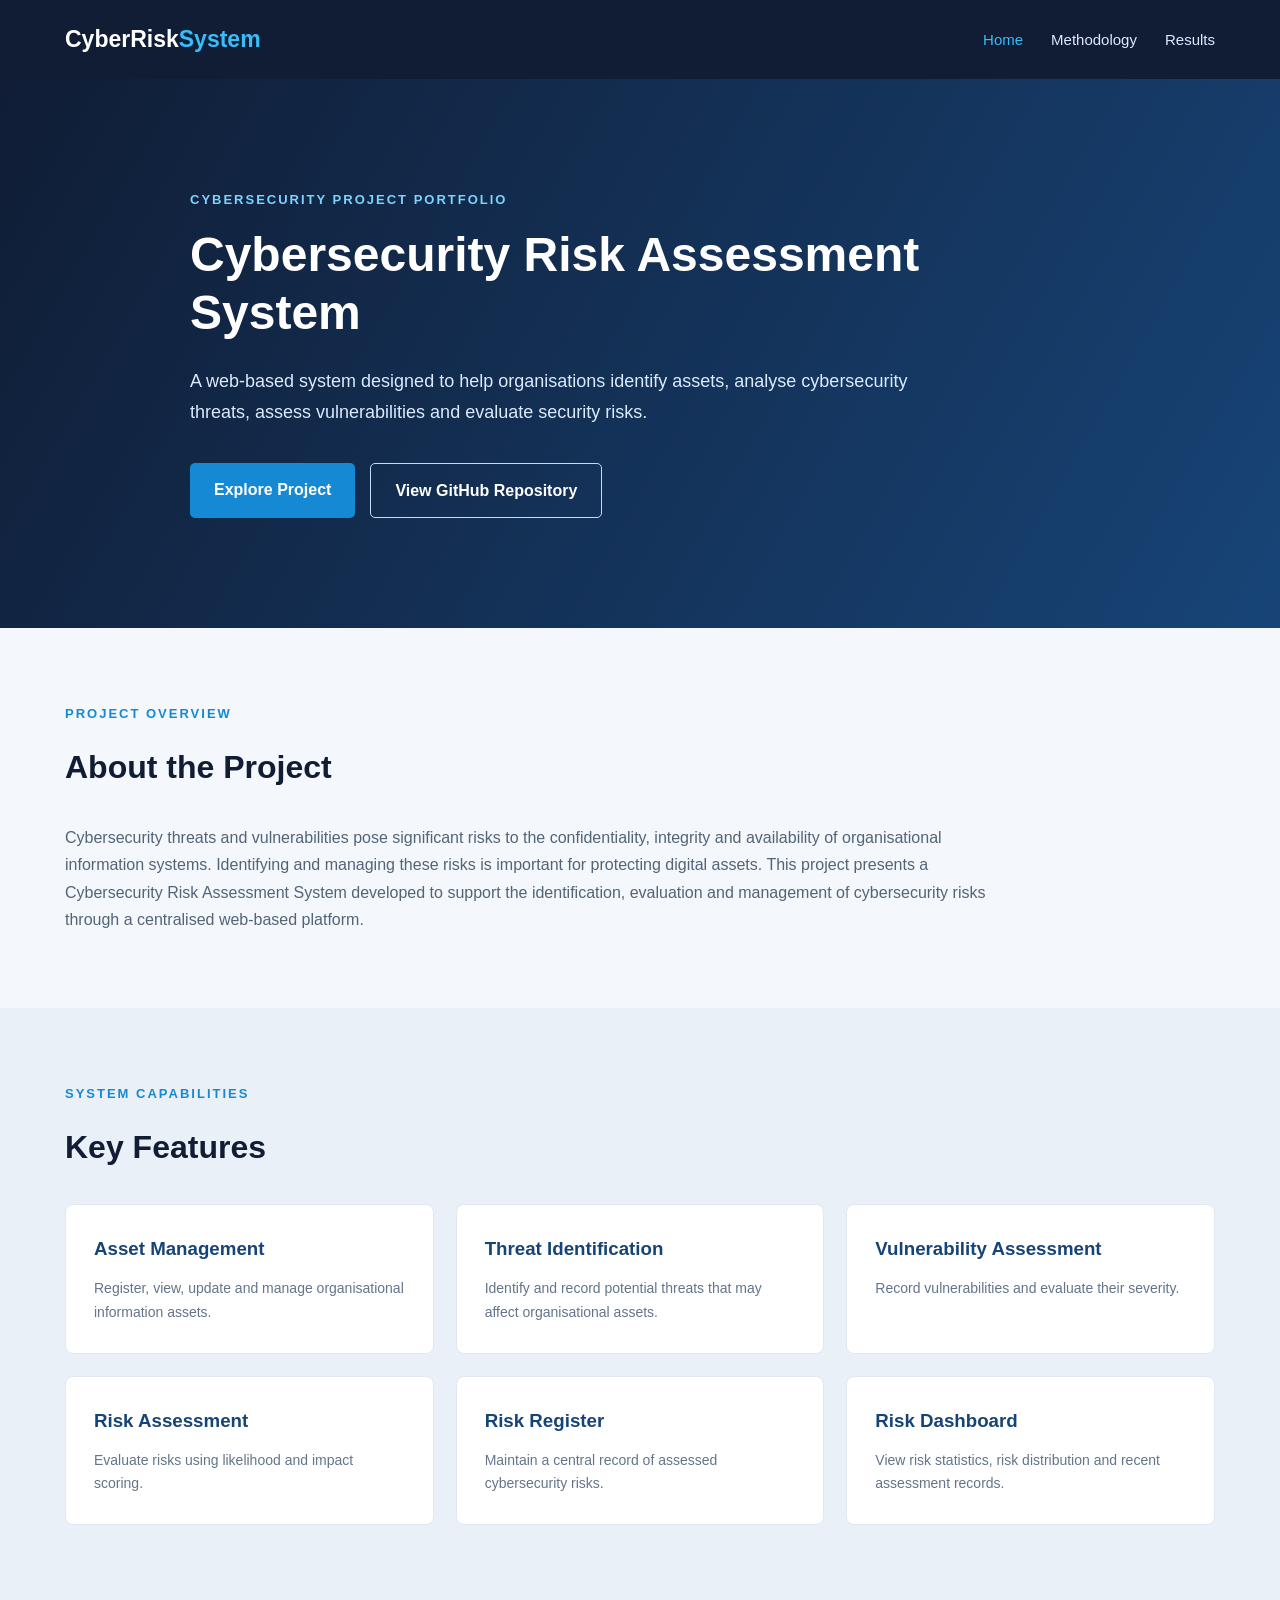
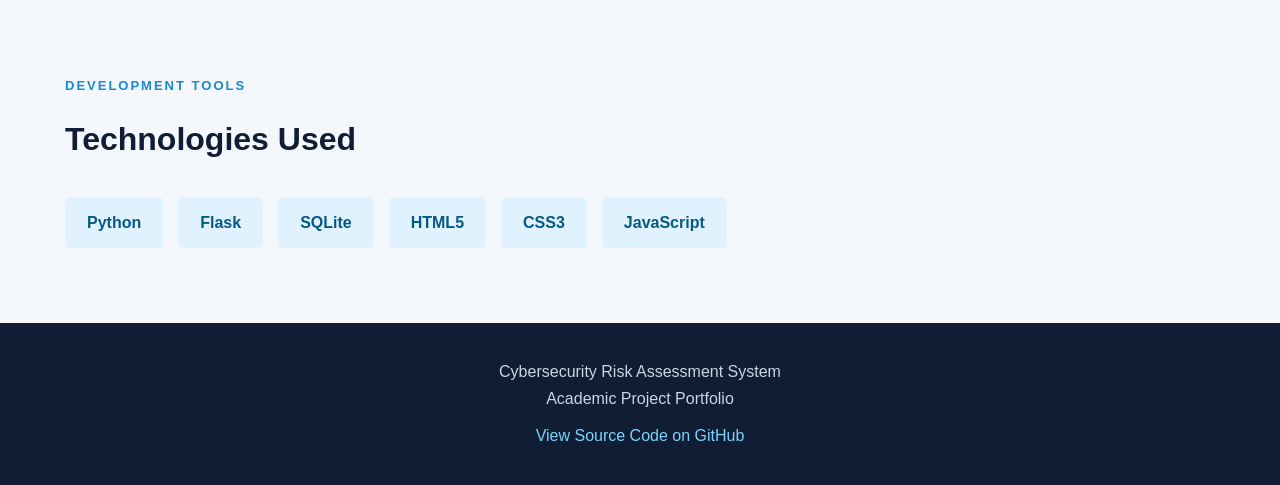
<file: index.html>
<!DOCTYPE html>
<html lang="en">
<head>
    <meta charset="UTF-8">
    <meta name="viewport" content="width=device-width, initial-scale=1.0">

    <title>Cybersecurity Risk Assessment System</title>

    <link rel="stylesheet" href="portfolio.css">
</head>

<body>

<header class="navbar">
    <div class="container nav-content">
        <h2>CyberRisk<span>System</span></h2>

        <nav>
            <a href="index.html" class="active">Home</a>
            <a href="methodology.html">Methodology</a>
            <a href="results.html">Results</a>
        </nav>
    </div>
</header>

<section class="hero">
    <div class="container hero-content">

        <p class="tagline">CYBERSECURITY PROJECT PORTFOLIO</p>

        <h1>Cybersecurity Risk Assessment System</h1>

        <p class="hero-description">
            A web-based system designed to help organisations
            identify assets, analyse cybersecurity threats,
            assess vulnerabilities and evaluate security risks.
        </p>

        <div class="hero-buttons">
            <a href="methodology.html" class="btn primary">
                Explore Project
            </a>

            <a href="https://github.com/yamikanichanza40-gif/cybersecurity-risk-assessment-system"
               class="btn secondary" target="_blank">
                View GitHub Repository
            </a>
        </div>

    </div>
</section>

<section class="section">
    <div class="container">

        <div class="section-heading">
            <p class="tagline">PROJECT OVERVIEW</p>
            <h2>About the Project</h2>
        </div>

        <p class="overview-text">
            Cybersecurity threats and vulnerabilities pose
            significant risks to the confidentiality, integrity
            and availability of organisational information
            systems. Identifying and managing these risks is
            important for protecting digital assets.

            This project presents a Cybersecurity Risk Assessment
            System developed to support the identification,
            evaluation and management of cybersecurity risks
            through a centralised web-based platform.
        </p>

    </div>
</section>

<section class="section features-section">
    <div class="container">

        <div class="section-heading">
            <p class="tagline">SYSTEM CAPABILITIES</p>
            <h2>Key Features</h2>
        </div>

        <div class="feature-grid">

            <div class="feature-card">
                <h3>Asset Management</h3>
                <p>
                    Register, view, update and manage
                    organisational information assets.
                </p>
            </div>

            <div class="feature-card">
                <h3>Threat Identification</h3>
                <p>
                    Identify and record potential threats
                    that may affect organisational assets.
                </p>
            </div>

            <div class="feature-card">
                <h3>Vulnerability Assessment</h3>
                <p>
                    Record vulnerabilities and evaluate
                    their severity.
                </p>
            </div>

            <div class="feature-card">
                <h3>Risk Assessment</h3>
                <p>
                    Evaluate risks using likelihood and
                    impact scoring.
                </p>
            </div>

            <div class="feature-card">
                <h3>Risk Register</h3>
                <p>
                    Maintain a central record of assessed
                    cybersecurity risks.
                </p>
            </div>

            <div class="feature-card">
                <h3>Risk Dashboard</h3>
                <p>
                    View risk statistics, risk distribution
                    and recent assessment records.
                </p>
            </div>

        </div>
    </div>
</section>

<section class="section technology-section">
    <div class="container">

        <div class="section-heading">
            <p class="tagline">DEVELOPMENT TOOLS</p>
            <h2>Technologies Used</h2>
        </div>

        <div class="technology-list">
            <span>Python</span>
            <span>Flask</span>
            <span>SQLite</span>
            <span>HTML5</span>
            <span>CSS3</span>
            <span>JavaScript</span>
        </div>

    </div>
</section>

<footer>
    <div class="container">
        <p>Cybersecurity Risk Assessment System</p>
        <p>Academic Project Portfolio</p>

        <a href="https://github.com/yamikanichanza40-gif/cybersecurity-risk-assessment-system"
           target="_blank">
            View Source Code on GitHub
        </a>
    </div>
</footer>

</body>
</html>
</file>
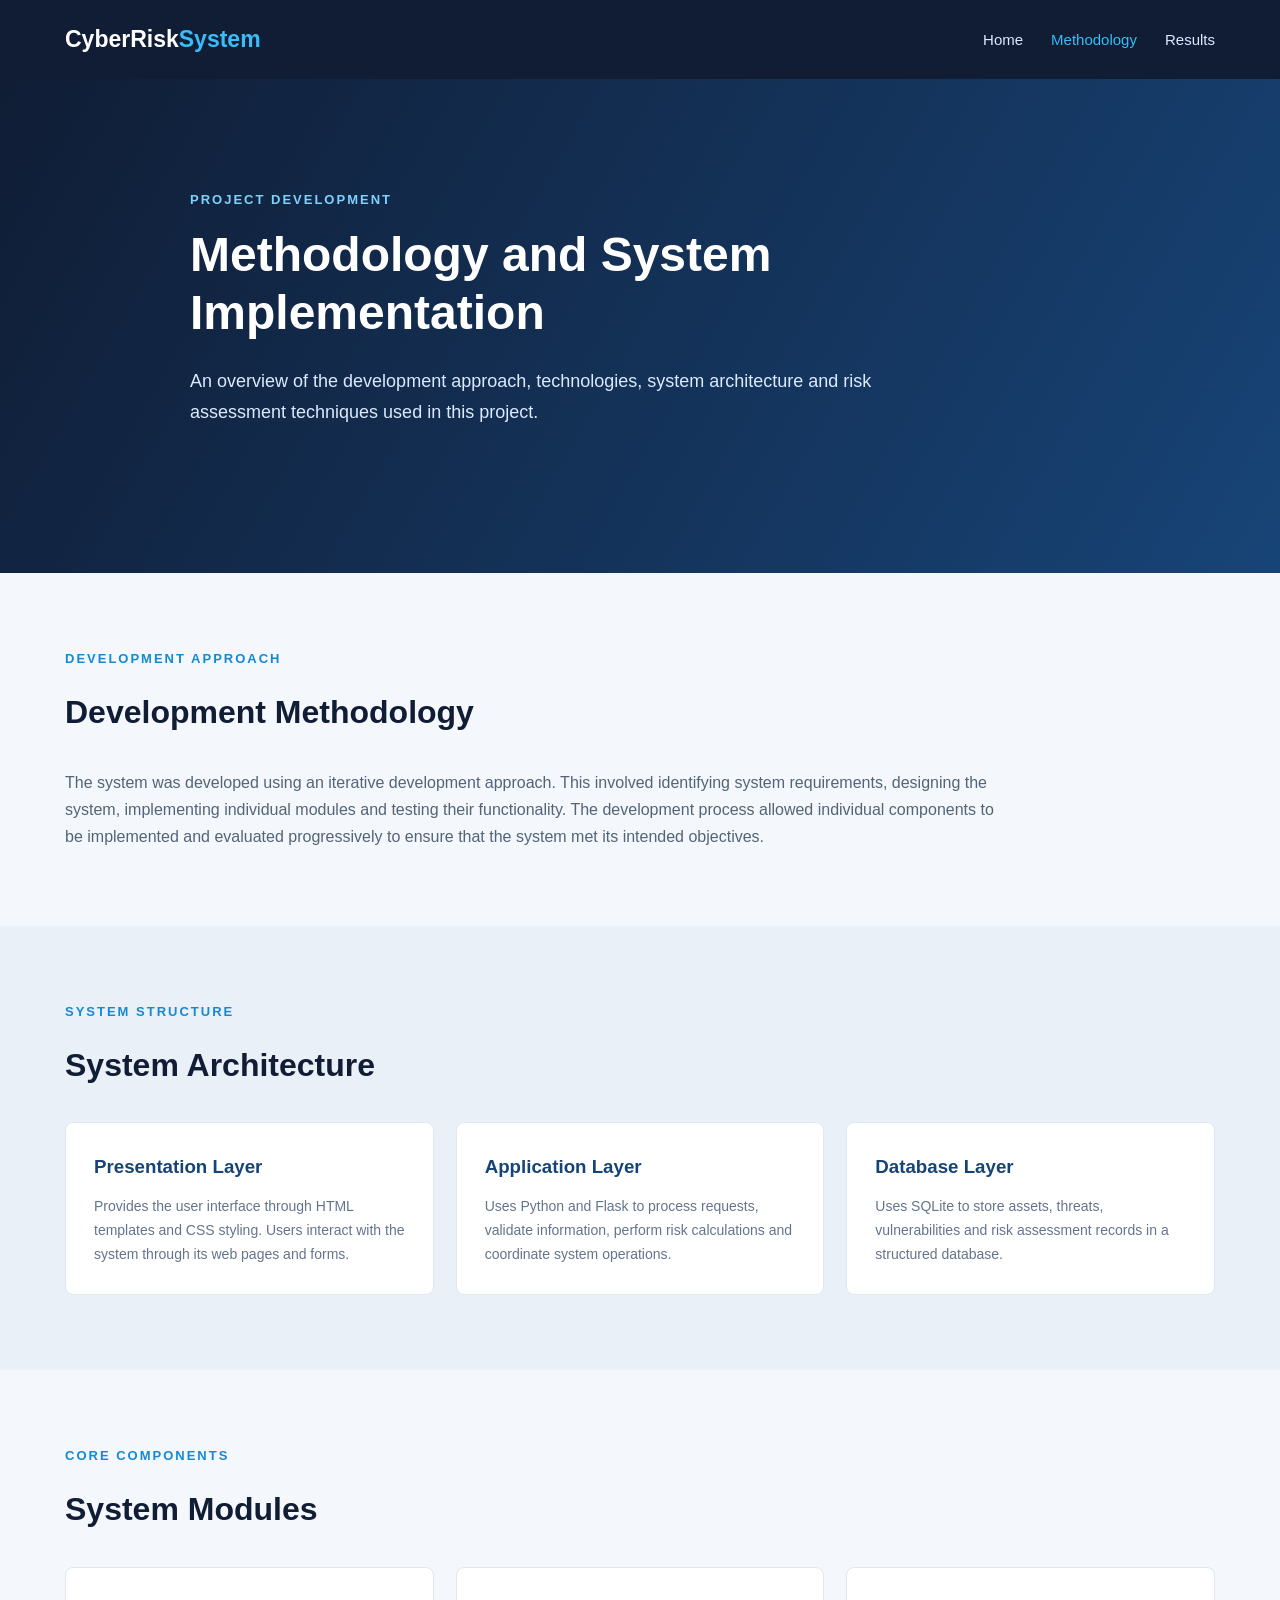
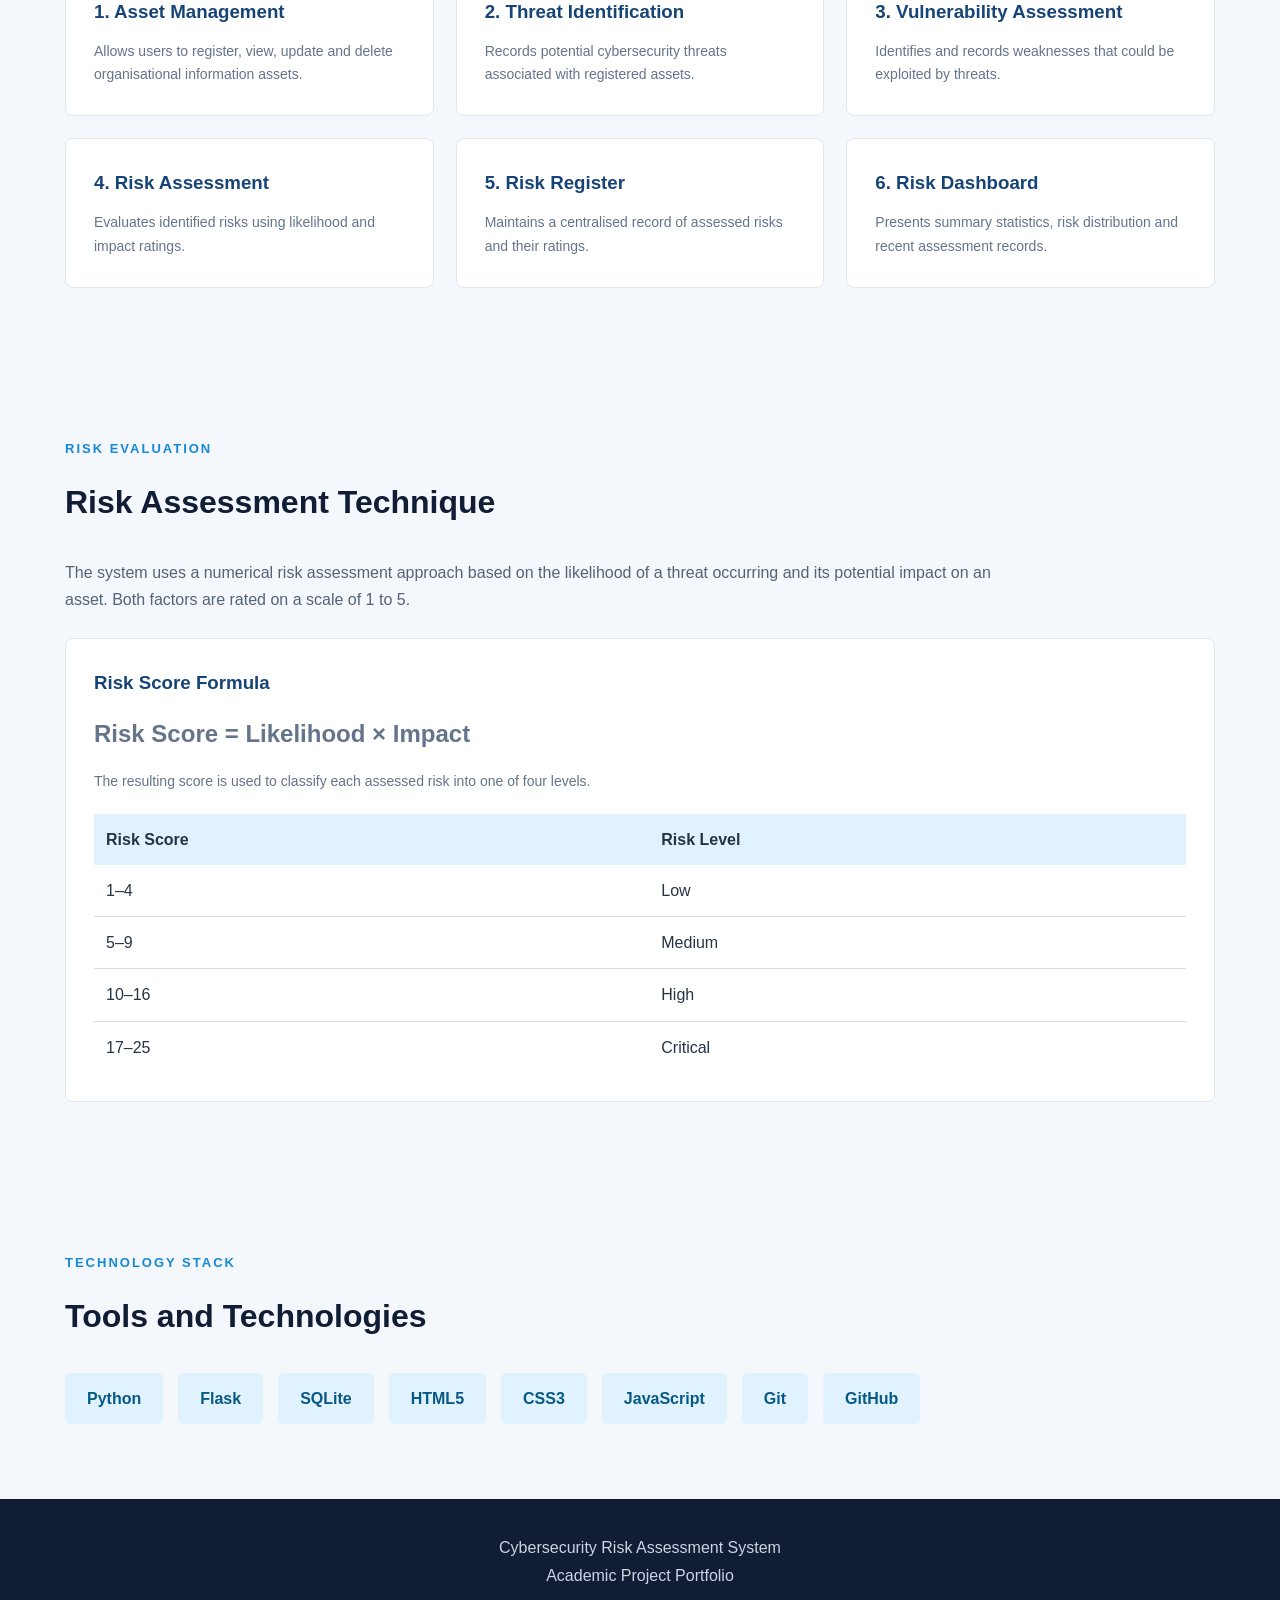
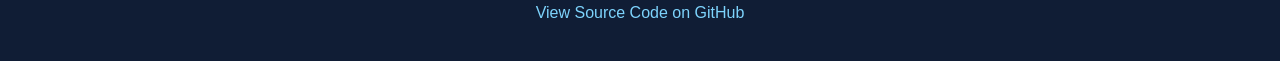
<file: methodology.html>
<!DOCTYPE html>
<html lang="en">
<head>
    <meta charset="UTF-8">
    <meta name="viewport" content="width=device-width, initial-scale=1.0">

    <title>Methodology | Cybersecurity Risk Assessment System</title>

    <link rel="stylesheet" href="portfolio.css">
</head>

<body>

<header class="navbar">
    <div class="container nav-content">
        <h2>CyberRisk<span>System</span></h2>

        <nav>
            <a href="index.html">Home</a>
            <a href="methodology.html" class="active">Methodology</a>
            <a href="results.html">Results</a>
        </nav>
    </div>
</header>

<section class="hero">
    <div class="container hero-content">

        <p class="tagline">PROJECT DEVELOPMENT</p>

        <h1>Methodology and System Implementation</h1>

        <p class="hero-description">
            An overview of the development approach,
            technologies, system architecture and risk
            assessment techniques used in this project.
        </p>

    </div>
</section>

<section class="section">
    <div class="container">

        <div class="section-heading">
            <p class="tagline">DEVELOPMENT APPROACH</p>
            <h2>Development Methodology</h2>
        </div>

        <p class="overview-text">
            The system was developed using an iterative
            development approach. This involved identifying
            system requirements, designing the system,
            implementing individual modules and testing
            their functionality.

            The development process allowed individual
            components to be implemented and evaluated
            progressively to ensure that the system met
            its intended objectives.
        </p>

    </div>
</section>

<section class="section features-section">
    <div class="container">

        <div class="section-heading">
            <p class="tagline">SYSTEM STRUCTURE</p>
            <h2>System Architecture</h2>
        </div>

        <div class="feature-grid">

            <div class="feature-card">
                <h3>Presentation Layer</h3>
                <p>
                    Provides the user interface through
                    HTML templates and CSS styling.
                    Users interact with the system through
                    its web pages and forms.
                </p>
            </div>

            <div class="feature-card">
                <h3>Application Layer</h3>
                <p>
                    Uses Python and Flask to process
                    requests, validate information,
                    perform risk calculations and
                    coordinate system operations.
                </p>
            </div>

            <div class="feature-card">
                <h3>Database Layer</h3>
                <p>
                    Uses SQLite to store assets, threats,
                    vulnerabilities and risk assessment
                    records in a structured database.
                </p>
            </div>

        </div>
    </div>
</section>

<section class="section">
    <div class="container">

        <div class="section-heading">
            <p class="tagline">CORE COMPONENTS</p>
            <h2>System Modules</h2>
        </div>

        <div class="feature-grid">

            <div class="feature-card">
                <h3>1. Asset Management</h3>
                <p>
                    Allows users to register, view,
                    update and delete organisational
                    information assets.
                </p>
            </div>

            <div class="feature-card">
                <h3>2. Threat Identification</h3>
                <p>
                    Records potential cybersecurity
                    threats associated with registered
                    assets.
                </p>
            </div>

            <div class="feature-card">
                <h3>3. Vulnerability Assessment</h3>
                <p>
                    Identifies and records weaknesses
                    that could be exploited by threats.
                </p>
            </div>

            <div class="feature-card">
                <h3>4. Risk Assessment</h3>
                <p>
                    Evaluates identified risks using
                    likelihood and impact ratings.
                </p>
            </div>

            <div class="feature-card">
                <h3>5. Risk Register</h3>
                <p>
                    Maintains a centralised record of
                    assessed risks and their ratings.
                </p>
            </div>

            <div class="feature-card">
                <h3>6. Risk Dashboard</h3>
                <p>
                    Presents summary statistics,
                    risk distribution and recent
                    assessment records.
                </p>
            </div>

        </div>
    </div>
</section>

<section class="section technology-section">
    <div class="container">

        <div class="section-heading">
            <p class="tagline">RISK EVALUATION</p>
            <h2>Risk Assessment Technique</h2>
        </div>

        <p class="overview-text">
            The system uses a numerical risk assessment
            approach based on the likelihood of a threat
            occurring and its potential impact on an asset.
            Both factors are rated on a scale of 1 to 5.
        </p>

        <div class="feature-card" style="margin-top: 25px;">

            <h3>Risk Score Formula</h3>

            <p style="font-size: 24px; margin: 15px 0;">
                <strong>Risk Score = Likelihood × Impact</strong>
            </p>

            <p>
                The resulting score is used to classify
                each assessed risk into one of four levels.
            </p>

            <table style="width:100%; margin-top:20px; border-collapse:collapse; text-align:left;">
                <thead>
                    <tr style="background:#e0f2fe;">
                        <th style="padding:12px;">Risk Score</th>
                        <th style="padding:12px;">Risk Level</th>
                    </tr>
                </thead>

                <tbody>
                    <tr>
                        <td style="padding:12px; border-bottom:1px solid #ddd;">1–4</td>
                        <td style="padding:12px; border-bottom:1px solid #ddd;">Low</td>
                    </tr>

                    <tr>
                        <td style="padding:12px; border-bottom:1px solid #ddd;">5–9</td>
                        <td style="padding:12px; border-bottom:1px solid #ddd;">Medium</td>
                    </tr>

                    <tr>
                        <td style="padding:12px; border-bottom:1px solid #ddd;">10–16</td>
                        <td style="padding:12px; border-bottom:1px solid #ddd;">High</td>
                    </tr>

                    <tr>
                        <td style="padding:12px;">17–25</td>
                        <td style="padding:12px;">Critical</td>
                    </tr>
                </tbody>
            </table>

        </div>

    </div>
</section>

<section class="section">
    <div class="container">

        <div class="section-heading">
            <p class="tagline">TECHNOLOGY STACK</p>
            <h2>Tools and Technologies</h2>
        </div>

        <div class="technology-list">
            <span>Python</span>
            <span>Flask</span>
            <span>SQLite</span>
            <span>HTML5</span>
            <span>CSS3</span>
            <span>JavaScript</span>
            <span>Git</span>
            <span>GitHub</span>
        </div>

    </div>
</section>

<footer>
    <div class="container">
        <p>Cybersecurity Risk Assessment System</p>
        <p>Academic Project Portfolio</p>

        <a href="https://github.com/yamikanichanza40-gif/cybersecurity-risk-assessment-system"
           target="_blank">
            View Source Code on GitHub
        </a>
    </div>
</footer>

</body>
</html>
</file>
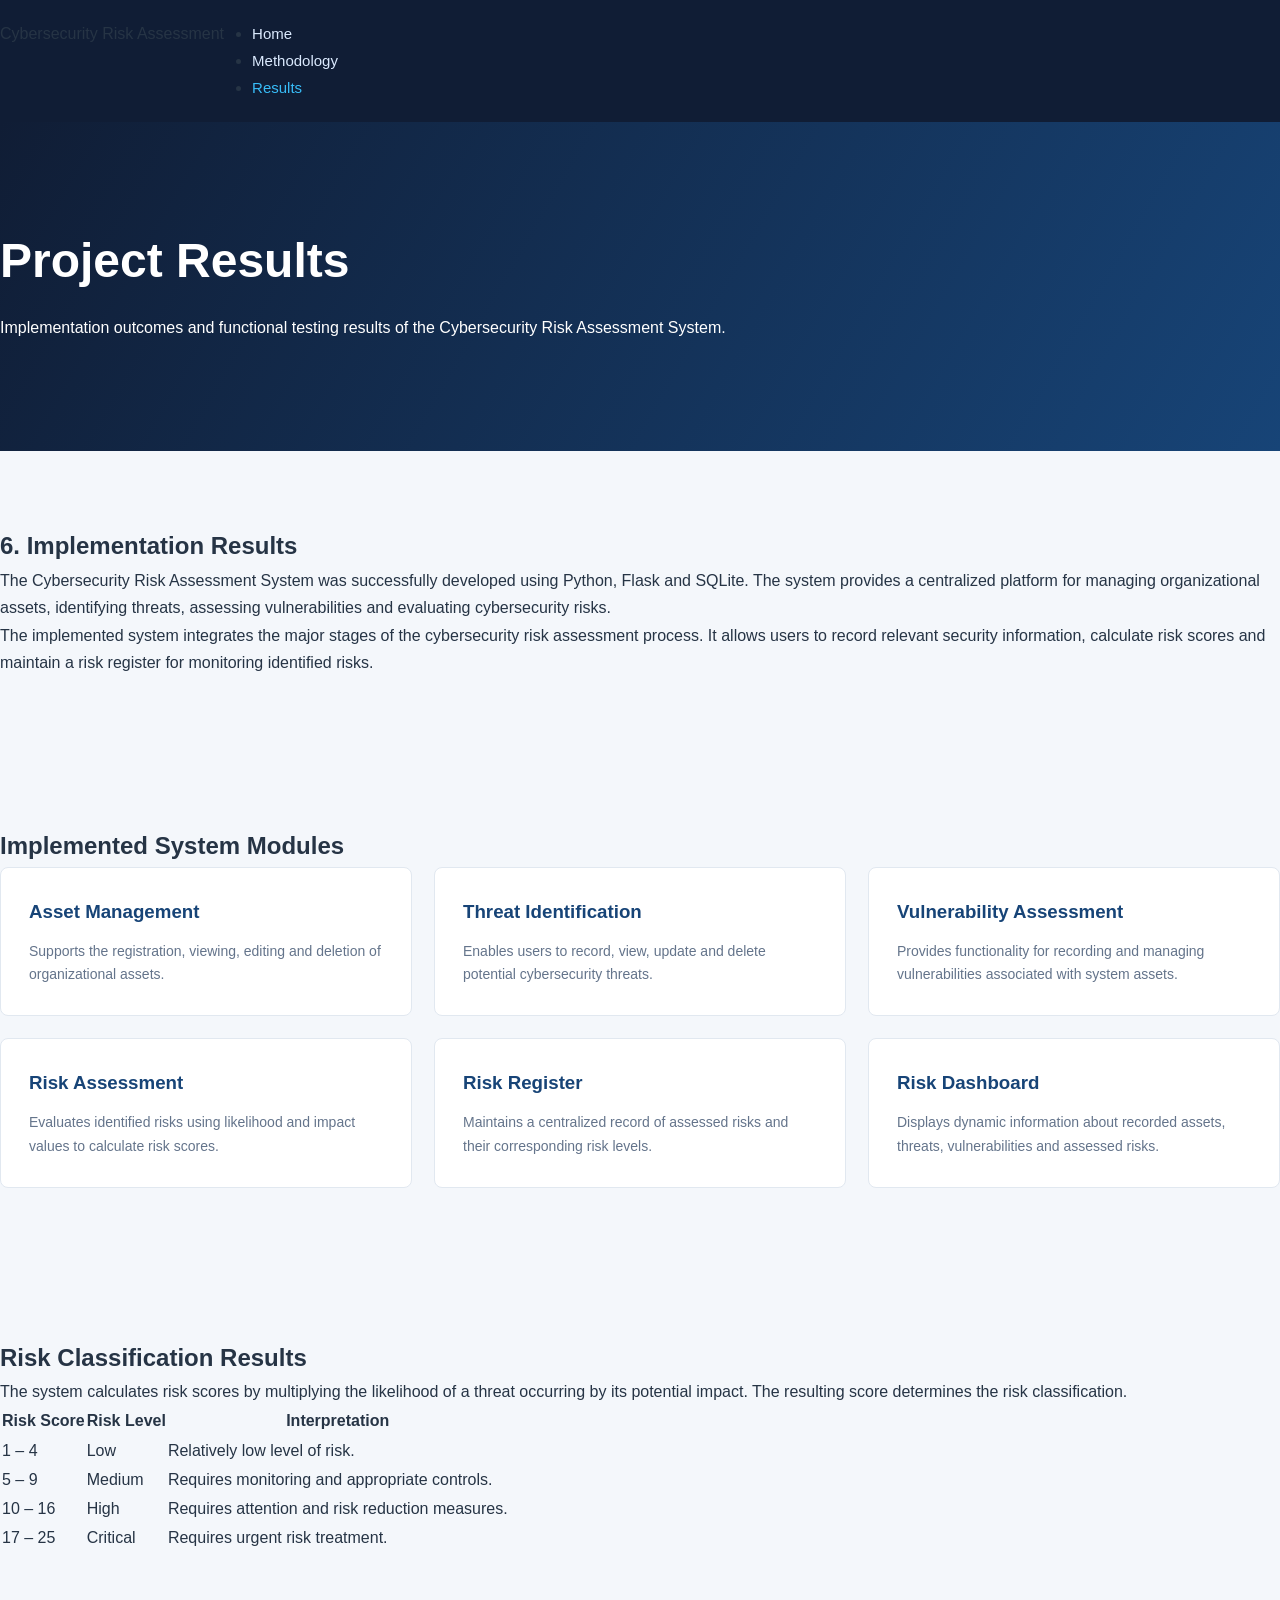
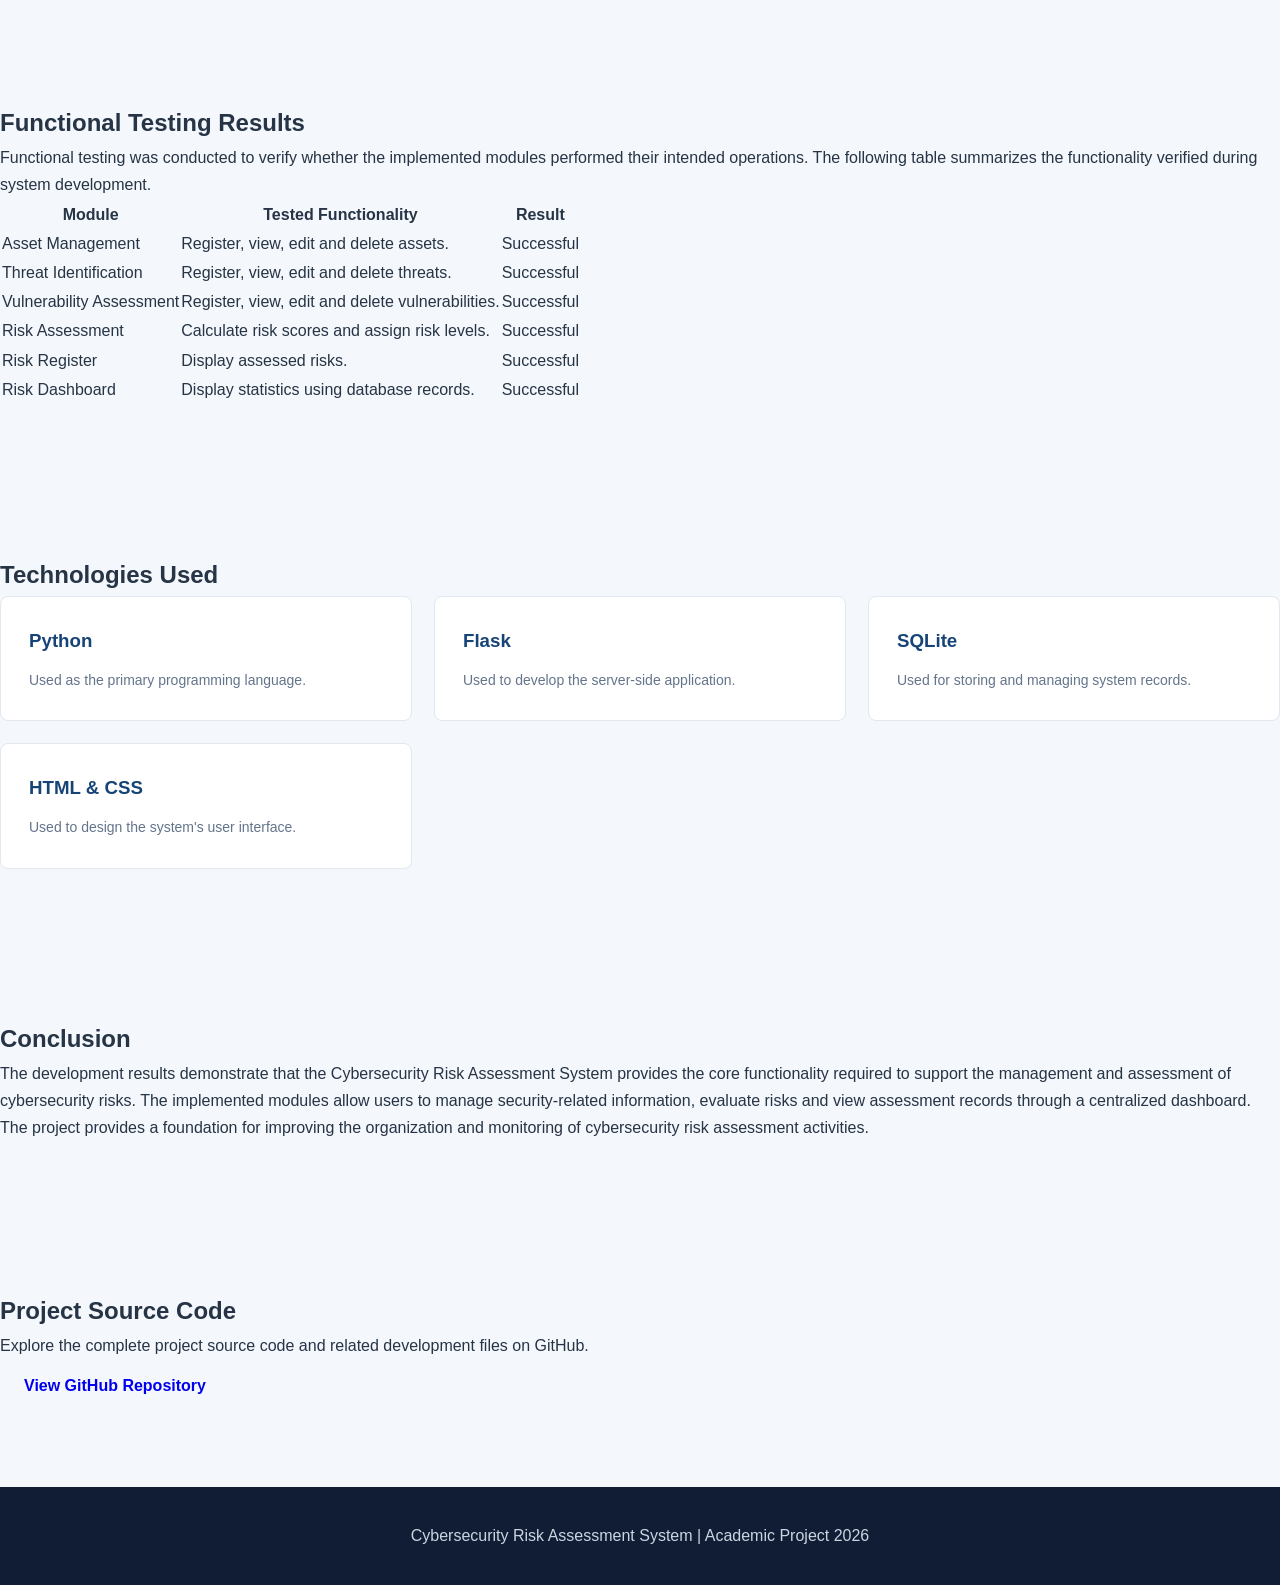
<file: results.html>
<!DOCTYPE html>
<html lang="en">
<head>
    <meta charset="UTF-8">
    <meta name="viewport" content="width=device-width, initial-scale=1.0">

    <title>Results | Cybersecurity Risk Assessment System</title>

    <link rel="stylesheet" href="portfolio.css">
</head>

<body>

    <!-- NAVIGATION -->
    <nav class="navbar">
        <div class="logo">Cybersecurity Risk Assessment</div>

        <ul class="nav-links">
            <li><a href="index.html">Home</a></li>
            <li><a href="methodology.html">Methodology</a></li>
            <li><a href="results.html" class="active">Results</a></li>
        </ul>
    </nav>

    <!-- PAGE HEADER -->
    <header class="hero">
        <div class="hero-content">
            <h1>Project Results</h1>

            <p>
                Implementation outcomes and functional testing results
                of the Cybersecurity Risk Assessment System.
            </p>
        </div>
    </header>

    <!-- IMPLEMENTATION OVERVIEW -->
    <section class="section">
        <h2>6. Implementation Results</h2>

        <p>
            The Cybersecurity Risk Assessment System was successfully
            developed using Python, Flask and SQLite. The system provides
            a centralized platform for managing organizational assets,
            identifying threats, assessing vulnerabilities and evaluating
            cybersecurity risks.
        </p>

        <p>
            The implemented system integrates the major stages of the
            cybersecurity risk assessment process. It allows users to
            record relevant security information, calculate risk scores
            and maintain a risk register for monitoring identified risks.
        </p>
    </section>

    <!-- IMPLEMENTED MODULES -->
    <section class="section">
        <h2>Implemented System Modules</h2>

        <div class="feature-grid">

            <div class="feature-card">
                <h3>Asset Management</h3>
                <p>
                    Supports the registration, viewing, editing and
                    deletion of organizational assets.
                </p>
            </div>

            <div class="feature-card">
                <h3>Threat Identification</h3>
                <p>
                    Enables users to record, view, update and delete
                    potential cybersecurity threats.
                </p>
            </div>

            <div class="feature-card">
                <h3>Vulnerability Assessment</h3>
                <p>
                    Provides functionality for recording and managing
                    vulnerabilities associated with system assets.
                </p>
            </div>

            <div class="feature-card">
                <h3>Risk Assessment</h3>
                <p>
                    Evaluates identified risks using likelihood and
                    impact values to calculate risk scores.
                </p>
            </div>

            <div class="feature-card">
                <h3>Risk Register</h3>
                <p>
                    Maintains a centralized record of assessed risks
                    and their corresponding risk levels.
                </p>
            </div>

            <div class="feature-card">
                <h3>Risk Dashboard</h3>
                <p>
                    Displays dynamic information about recorded assets,
                    threats, vulnerabilities and assessed risks.
                </p>
            </div>

        </div>
    </section>

    <!-- RISK CLASSIFICATION -->
    <section class="section">
        <h2>Risk Classification Results</h2>

        <p>
            The system calculates risk scores by multiplying the
            likelihood of a threat occurring by its potential impact.
            The resulting score determines the risk classification.
        </p>

        <div class="table-container">
            <table>
                <thead>
                    <tr>
                        <th>Risk Score</th>
                        <th>Risk Level</th>
                        <th>Interpretation</th>
                    </tr>
                </thead>

                <tbody>
                    <tr>
                        <td>1 – 4</td>
                        <td>Low</td>
                        <td>Relatively low level of risk.</td>
                    </tr>

                    <tr>
                        <td>5 – 9</td>
                        <td>Medium</td>
                        <td>Requires monitoring and appropriate controls.</td>
                    </tr>

                    <tr>
                        <td>10 – 16</td>
                        <td>High</td>
                        <td>Requires attention and risk reduction measures.</td>
                    </tr>

                    <tr>
                        <td>17 – 25</td>
                        <td>Critical</td>
                        <td>Requires urgent risk treatment.</td>
                    </tr>
                </tbody>
            </table>
        </div>
    </section>

    <!-- FUNCTIONAL TESTING -->
    <section class="section">
        <h2>Functional Testing Results</h2>

        <p>
            Functional testing was conducted to verify whether the
            implemented modules performed their intended operations.
            The following table summarizes the functionality verified
            during system development.
        </p>

        <div class="table-container">
            <table>
                <thead>
                    <tr>
                        <th>Module</th>
                        <th>Tested Functionality</th>
                        <th>Result</th>
                    </tr>
                </thead>

                <tbody>
                    <tr>
                        <td>Asset Management</td>
                        <td>Register, view, edit and delete assets.</td>
                        <td>Successful</td>
                    </tr>

                    <tr>
                        <td>Threat Identification</td>
                        <td>Register, view, edit and delete threats.</td>
                        <td>Successful</td>
                    </tr>

                    <tr>
                        <td>Vulnerability Assessment</td>
                        <td>Register, view, edit and delete vulnerabilities.</td>
                        <td>Successful</td>
                    </tr>

                    <tr>
                        <td>Risk Assessment</td>
                        <td>Calculate risk scores and assign risk levels.</td>
                        <td>Successful</td>
                    </tr>

                    <tr>
                        <td>Risk Register</td>
                        <td>Display assessed risks.</td>
                        <td>Successful</td>
                    </tr>

                    <tr>
                        <td>Risk Dashboard</td>
                        <td>Display statistics using database records.</td>
                        <td>Successful</td>
                    </tr>
                </tbody>
            </table>
        </div>
    </section>

    <!-- TECHNOLOGIES -->
    <section class="section">
        <h2>Technologies Used</h2>

        <div class="feature-grid">

            <div class="feature-card">
                <h3>Python</h3>
                <p>Used as the primary programming language.</p>
            </div>

            <div class="feature-card">
                <h3>Flask</h3>
                <p>Used to develop the server-side application.</p>
            </div>

            <div class="feature-card">
                <h3>SQLite</h3>
                <p>Used for storing and managing system records.</p>
            </div>

            <div class="feature-card">
                <h3>HTML & CSS</h3>
                <p>Used to design the system's user interface.</p>
            </div>

        </div>
    </section>

    <!-- CONCLUSION -->
    <section class="section">
        <h2>Conclusion</h2>

        <p>
            The development results demonstrate that the Cybersecurity
            Risk Assessment System provides the core functionality
            required to support the management and assessment of
            cybersecurity risks. The implemented modules allow users
            to manage security-related information, evaluate risks and
            view assessment records through a centralized dashboard.
        </p>

        <p>
            The project provides a foundation for improving the
            organization and monitoring of cybersecurity risk
            assessment activities.
        </p>
    </section>

    <!-- GITHUB REPOSITORY -->
    <section class="section github-section">
        <h2>Project Source Code</h2>

        <p>
            Explore the complete project source code and related
            development files on GitHub.
        </p>

        <a
            href="https://github.com/yamikanichanza40-gif/cybersecurity-risk-assessment-system"
            target="_blank"
            rel="noopener noreferrer"
            class="btn"
        >
            View GitHub Repository
        </a>
    </section>

    <!-- FOOTER -->
    <footer class="footer">
        <p>
            Cybersecurity Risk Assessment System |
            Academic Project 2026
        </p>
    </footer>

</body>
</html>
</file>
<file: portfolio.css>
/* GENERAL SETTINGS */
* {
    margin: 0;
    padding: 0;
    box-sizing: border-box;
}

body {
    font-family: Arial, Helvetica, sans-serif;
    background: #f4f7fb;
    color: #263445;
    line-height: 1.7;
}

.container {
    width: 90%;
    max-width: 1150px;
    margin: auto;
}

/* NAVIGATION */
.navbar {
    background: #101d35;
    padding: 20px 0;
}

.nav-content {
    display: flex;
    justify-content: space-between;
    align-items: center;
}

.navbar h2 {
    color: white;
    font-size: 23px;
}

.navbar h2 span {
    color: #38bdf8;
}

nav {
    display: flex;
    gap: 28px;
}

nav a {
    color: #dbeafe;
    text-decoration: none;
    font-size: 15px;
    transition: 0.3s;
}

nav a:hover,
nav a.active {
    color: #38bdf8;
}

/* HERO SECTION */
.hero {
    background: linear-gradient(120deg, #101d35, #174477);
    color: white;
    padding: 110px 0;
}

.hero-content {
    max-width: 900px;
}

.tagline {
    color: #1689d4;
    font-size: 13px;
    font-weight: bold;
    letter-spacing: 2px;
    margin-bottom: 15px;
}

.hero .tagline {
    color: #7dd3fc;
}

.hero h1 {
    font-size: 48px;
    line-height: 1.2;
    max-width: 800px;
    margin-bottom: 25px;
}

.hero-description {
    max-width: 750px;
    color: #dbeafe;
    font-size: 18px;
    margin-bottom: 35px;
}

/* BUTTONS */
.hero-buttons {
    display: flex;
    flex-wrap: wrap;
    gap: 15px;
}

.btn {
    display: inline-block;
    padding: 13px 24px;
    border-radius: 5px;
    text-decoration: none;
    font-weight: bold;
    transition: 0.3s;
}

.primary {
    background: #1689d4;
    color: white;
}

.primary:hover {
    background: #0874bb;
}

.secondary {
    border: 1px solid #bfdbfe;
    color: white;
}

.secondary:hover {
    background: white;
    color: #101d35;
}

/* GENERAL SECTIONS */
.section {
    padding: 75px 0;
}

.section-heading {
    margin-bottom: 30px;
}

.section-heading h2 {
    font-size: 32px;
    color: #101d35;
}

.overview-text {
    max-width: 950px;
    color: #536477;
    font-size: 16px;
}

/* FEATURE CARDS */
.features-section {
    background: #eaf0f7;
}

.feature-grid {
    display: grid;
    grid-template-columns: repeat(3, 1fr);
    gap: 22px;
}

.feature-card {
    background: white;
    padding: 28px;
    border-radius: 8px;
    border: 1px solid #e1e8f0;
    transition: 0.3s;
}

.feature-card:hover {
    transform: translateY(-5px);
    box-shadow: 0 8px 25px rgba(16, 29, 53, 0.08);
}

.feature-card h3 {
    color: #174477;
    margin-bottom: 12px;
}

.feature-card p {
    color: #64748b;
    font-size: 14px;
}

/* TECHNOLOGIES */
.technology-list {
    display: flex;
    flex-wrap: wrap;
    gap: 15px;
}

.technology-list span {
    background: #e0f2fe;
    color: #075985;
    padding: 12px 22px;
    border-radius: 5px;
    font-weight: bold;
}

/* FOOTER */
footer {
    background: #101d35;
    color: #cbd5e1;
    text-align: center;
    padding: 35px 0;
}

footer a {
    display: inline-block;
    color: #7dd3fc;
    margin-top: 10px;
    text-decoration: none;
}

footer a:hover {
    text-decoration: underline;
}

/* RESPONSIVE DESIGN */
@media (max-width: 768px) {
    .nav-content {
        flex-direction: column;
        gap: 18px;
    }

    nav {
        gap: 16px;
        flex-wrap: wrap;
        justify-content: center;
    }

    .hero {
        padding: 75px 0;
    }

    .hero h1 {
        font-size: 34px;
    }

    .feature-grid {
        grid-template-columns: 1fr;
    }

    .section {
        padding: 50px 0;
    }
}
</file>
